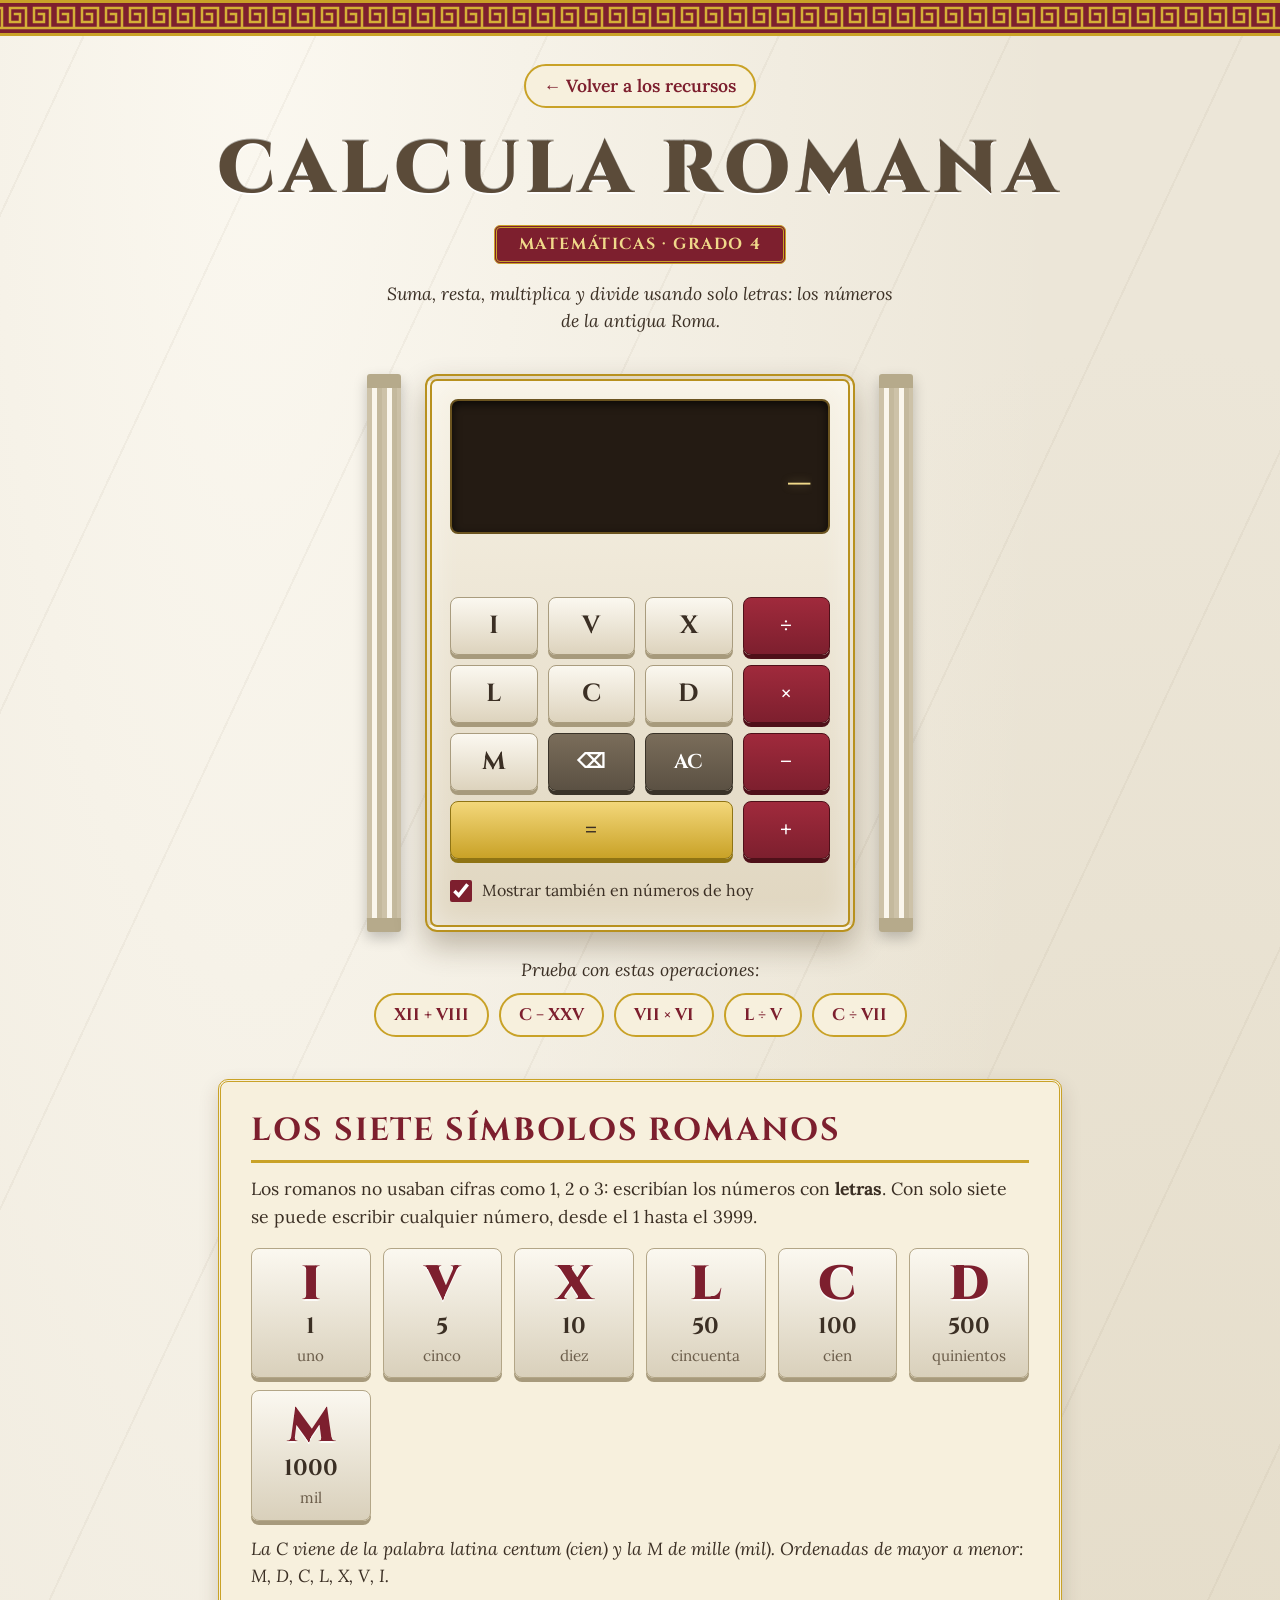
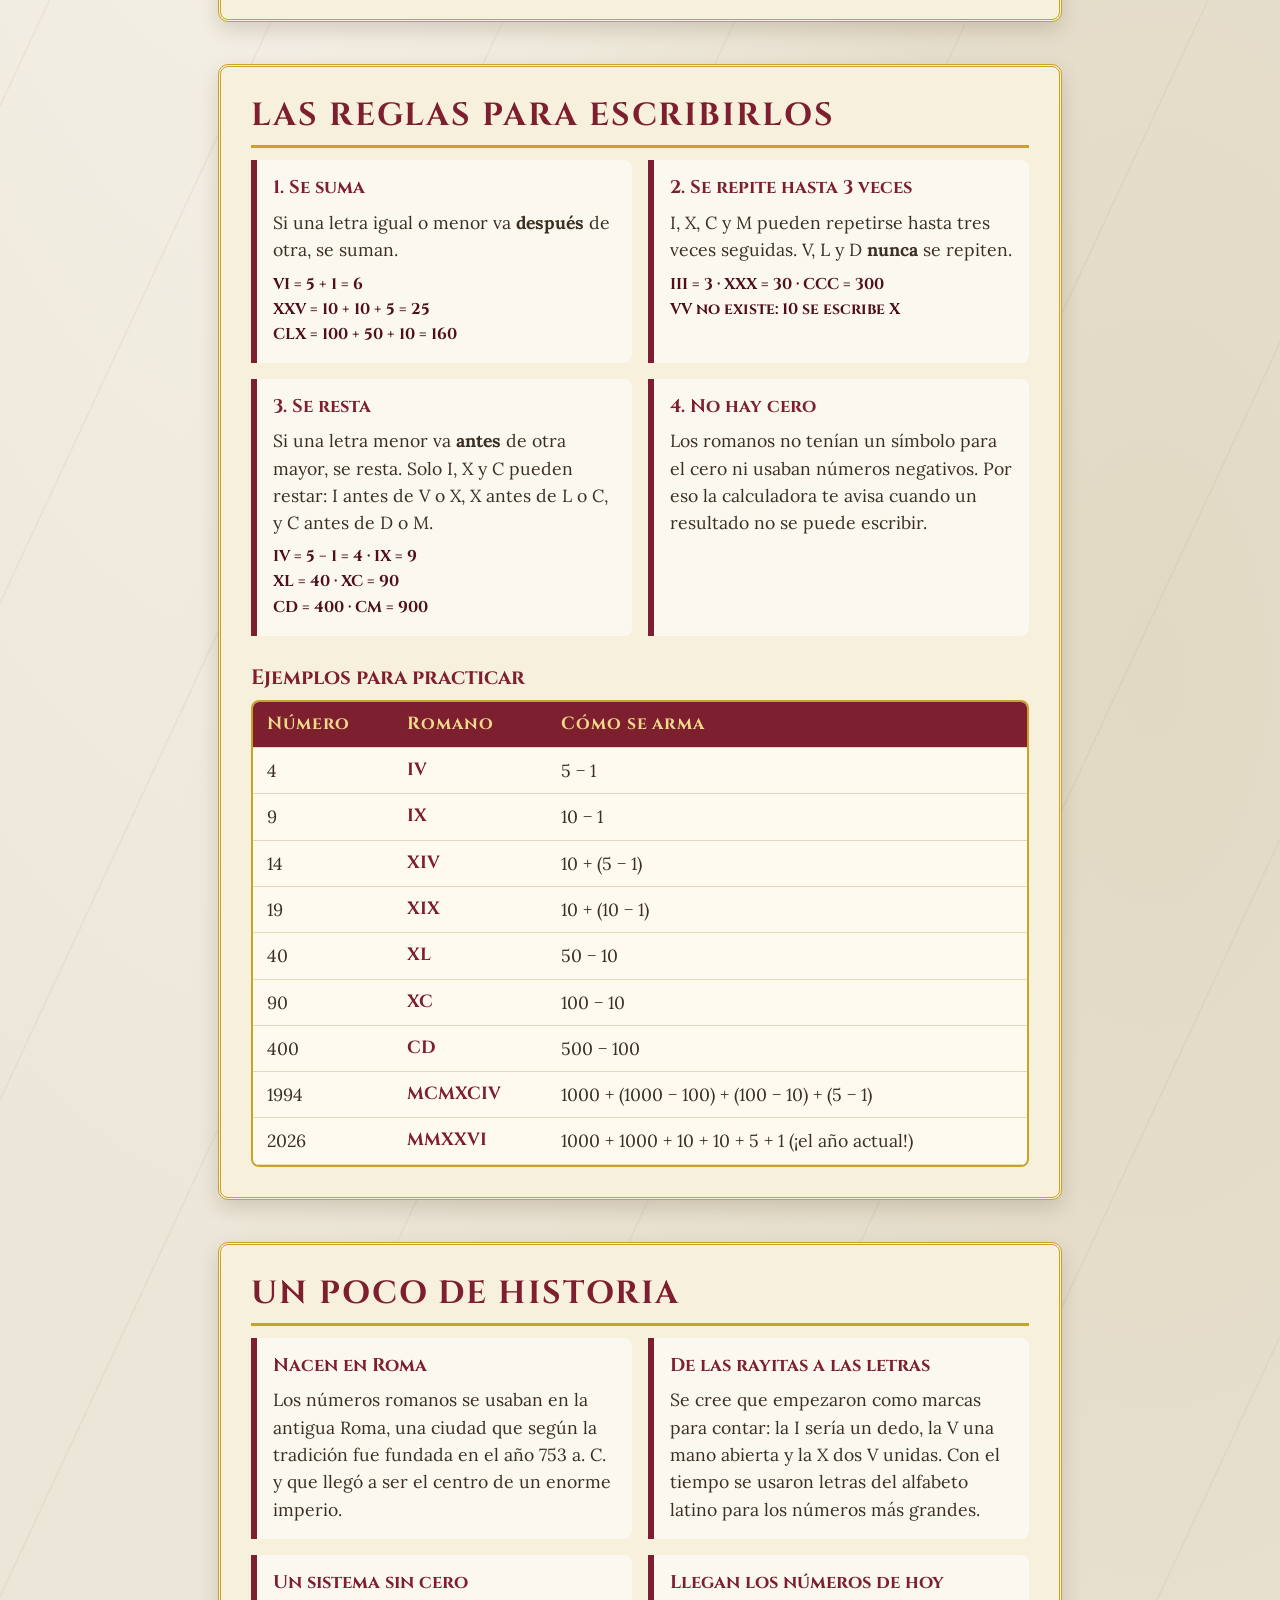
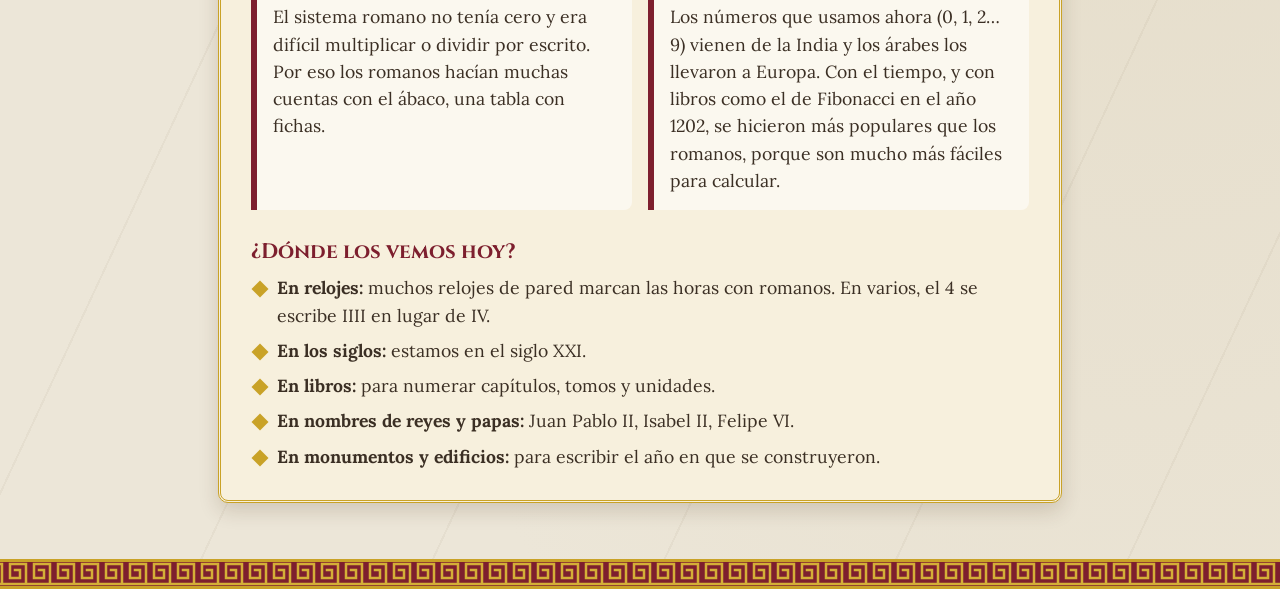
<file: romanos.html>
<!DOCTYPE html>
<html lang="es">
<head>
  <meta charset="UTF-8">
  <meta name="viewport" content="width=device-width, initial-scale=1, viewport-fit=cover">
  <title>Calcula Romana</title>
  <link rel="preconnect" href="https://fonts.googleapis.com">
  <link rel="preconnect" href="https://fonts.gstatic.com" crossorigin>
  <link href="https://fonts.googleapis.com/css2?family=Cinzel:wght@400;700;900&family=Lora:wght@400;600&display=swap" rel="stylesheet">
  <link rel="stylesheet" href="css/romanos.css">
  <script type="module" src="js/romanos.js"></script>
</head>
<body>
  <div class="banda" aria-hidden="true"></div>

  <header>
    <a class="volver" href="index.html">← Volver a los recursos</a>
    <h1>Calcula Romana</h1>
    <p class="placa">Matemáticas · Grado 4</p>
    <p class="sub">Suma, resta, multiplica y divide usando solo letras: los números de la antigua Roma.</p>
  </header>

  <main>
    <!-- ===== Calculadora ===== -->
    <div class="calc-zona">
      <section id="calculadora" class="calc" aria-label="Calculadora de números romanos">
        <div class="pantalla" role="status" aria-live="polite">
          <div id="expresion" class="expresion">&nbsp;</div>
          <div id="principal" class="principal">_</div>
          <div id="arabigo" class="arabigo">&nbsp;</div>
        </div>
        <p id="mensaje" class="mensaje ayuda" role="status" aria-live="polite"></p>

        <div class="teclas">
          <button class="tecla letra" data-letra="I" type="button">I</button>
          <button class="tecla letra" data-letra="V" type="button">V</button>
          <button class="tecla letra" data-letra="X" type="button">X</button>
          <button class="tecla op" data-op="/" type="button" aria-label="dividir">÷</button>

          <button class="tecla letra" data-letra="L" type="button">L</button>
          <button class="tecla letra" data-letra="C" type="button">C</button>
          <button class="tecla letra" data-letra="D" type="button">D</button>
          <button class="tecla op" data-op="*" type="button" aria-label="multiplicar">×</button>

          <button class="tecla letra" data-letra="M" type="button">M</button>
          <button class="tecla ctrl" id="borrar" type="button" aria-label="borrar la última letra">⌫</button>
          <button class="tecla ctrl" id="limpiar" type="button" aria-label="limpiar todo">AC</button>
          <button class="tecla op" data-op="-" type="button" aria-label="restar">−</button>

          <button class="tecla igual" id="igual" type="button" aria-label="igual">=</button>
          <button class="tecla op" data-op="+" type="button" aria-label="sumar">+</button>
        </div>

        <label class="opcion"><input type="checkbox" id="ver-arabigo" checked> Mostrar también en números de hoy</label>
      </section>
    </div>

    <div class="pruebas">
      <p>Prueba con estas operaciones:</p>
      <button class="prueba" type="button" data-a="XII" data-o="+" data-b="VIII">XII + VIII</button>
      <button class="prueba" type="button" data-a="C" data-o="-" data-b="XXV">C − XXV</button>
      <button class="prueba" type="button" data-a="VII" data-o="*" data-b="VI">VII × VI</button>
      <button class="prueba" type="button" data-a="L" data-o="/" data-b="V">L ÷ V</button>
      <button class="prueba" type="button" data-a="C" data-o="/" data-b="VII">C ÷ VII</button>
    </div>

    <!-- ===== Los siete símbolos ===== -->
    <section class="bloque">
      <h2>Los siete símbolos romanos</h2>
      <p>Los romanos no usaban cifras como 1, 2 o 3: escribían los números con <b>letras</b>. Con solo siete se puede escribir cualquier número, desde el 1 hasta el 3999.</p>
      <div class="simbolos">
        <div class="piedra"><span class="letra-gr">I</span><span class="val">1</span><span class="pal">uno</span></div>
        <div class="piedra"><span class="letra-gr">V</span><span class="val">5</span><span class="pal">cinco</span></div>
        <div class="piedra"><span class="letra-gr">X</span><span class="val">10</span><span class="pal">diez</span></div>
        <div class="piedra"><span class="letra-gr">L</span><span class="val">50</span><span class="pal">cincuenta</span></div>
        <div class="piedra"><span class="letra-gr">C</span><span class="val">100</span><span class="pal">cien</span></div>
        <div class="piedra"><span class="letra-gr">D</span><span class="val">500</span><span class="pal">quinientos</span></div>
        <div class="piedra"><span class="letra-gr">M</span><span class="val">1000</span><span class="pal">mil</span></div>
      </div>
      <p class="nota">La C viene de la palabra latina <i>centum</i> (cien) y la M de <i>mille</i> (mil). Ordenadas de mayor a menor: M, D, C, L, X, V, I.</p>
    </section>

    <!-- ===== Reglas ===== -->
    <section class="bloque">
      <h2>Las reglas para escribirlos</h2>
      <div class="reglas">
        <article class="regla">
          <h3>1. Se suma</h3>
          <p>Si una letra igual o menor va <b>después</b> de otra, se suman.</p>
          <p class="ej">VI = 5 + 1 = 6<br>XXV = 10 + 10 + 5 = 25<br>CLX = 100 + 50 + 10 = 160</p>
        </article>
        <article class="regla">
          <h3>2. Se repite hasta 3 veces</h3>
          <p>I, X, C y M pueden repetirse hasta tres veces seguidas. V, L y D <b>nunca</b> se repiten.</p>
          <p class="ej">III = 3 · XXX = 30 · CCC = 300<br>VV no existe: 10 se escribe X</p>
        </article>
        <article class="regla">
          <h3>3. Se resta</h3>
          <p>Si una letra menor va <b>antes</b> de otra mayor, se resta. Solo I, X y C pueden restar: I antes de V o X, X antes de L o C, y C antes de D o M.</p>
          <p class="ej">IV = 5 − 1 = 4 · IX = 9<br>XL = 40 · XC = 90<br>CD = 400 · CM = 900</p>
        </article>
        <article class="regla">
          <h3>4. No hay cero</h3>
          <p>Los romanos no tenían un símbolo para el cero ni usaban números negativos. Por eso la calculadora te avisa cuando un resultado no se puede escribir.</p>
        </article>
      </div>

      <h3 class="subtitulo">Ejemplos para practicar</h3>
      <div class="tabla-wrap">
        <table>
          <thead><tr><th>Número</th><th>Romano</th><th>Cómo se arma</th></tr></thead>
          <tbody>
            <tr><td>4</td><td class="rom">IV</td><td>5 − 1</td></tr>
            <tr><td>9</td><td class="rom">IX</td><td>10 − 1</td></tr>
            <tr><td>14</td><td class="rom">XIV</td><td>10 + (5 − 1)</td></tr>
            <tr><td>19</td><td class="rom">XIX</td><td>10 + (10 − 1)</td></tr>
            <tr><td>40</td><td class="rom">XL</td><td>50 − 10</td></tr>
            <tr><td>90</td><td class="rom">XC</td><td>100 − 10</td></tr>
            <tr><td>400</td><td class="rom">CD</td><td>500 − 100</td></tr>
            <tr><td>1994</td><td class="rom">MCMXCIV</td><td>1000 + (1000 − 100) + (100 − 10) + (5 − 1)</td></tr>
            <tr><td>2026</td><td class="rom">MMXXVI</td><td>1000 + 1000 + 10 + 10 + 5 + 1 (¡el año actual!)</td></tr>
          </tbody>
        </table>
      </div>
    </section>

    <!-- ===== Historia ===== -->
    <section class="bloque">
      <h2>Un poco de historia</h2>
      <div class="historia">
        <article class="hito">
          <h3>Nacen en Roma</h3>
          <p>Los números romanos se usaban en la antigua Roma, una ciudad que según la tradición fue fundada en el año 753 a. C. y que llegó a ser el centro de un enorme imperio.</p>
        </article>
        <article class="hito">
          <h3>De las rayitas a las letras</h3>
          <p>Se cree que empezaron como marcas para contar: la I sería un dedo, la V una mano abierta y la X dos V unidas. Con el tiempo se usaron letras del alfabeto latino para los números más grandes.</p>
        </article>
        <article class="hito">
          <h3>Un sistema sin cero</h3>
          <p>El sistema romano no tenía cero y era difícil multiplicar o dividir por escrito. Por eso los romanos hacían muchas cuentas con el ábaco, una tabla con fichas.</p>
        </article>
        <article class="hito">
          <h3>Llegan los números de hoy</h3>
          <p>Los números que usamos ahora (0, 1, 2… 9) vienen de la India y los árabes los llevaron a Europa. Con el tiempo, y con libros como el de Fibonacci en el año 1202, se hicieron más populares que los romanos, porque son mucho más fáciles para calcular.</p>
        </article>
      </div>

      <h3 class="subtitulo">¿Dónde los vemos hoy?</h3>
      <ul class="usos">
        <li><b>En relojes:</b> muchos relojes de pared marcan las horas con romanos. En varios, el 4 se escribe IIII en lugar de IV.</li>
        <li><b>En los siglos:</b> estamos en el siglo XXI.</li>
        <li><b>En libros:</b> para numerar capítulos, tomos y unidades.</li>
        <li><b>En nombres de reyes y papas:</b> Juan Pablo II, Isabel II, Felipe VI.</li>
        <li><b>En monumentos y edificios:</b> para escribir el año en que se construyeron.</li>
      </ul>
    </section>
  </main>

  <div class="banda" aria-hidden="true"></div>
</body>
</html>
</file>
<file: css/romanos.css>
:root {
  --marmol: #ece6d8;
  --marmol-2: #d9d0bb;
  --piedra: #3b2f24;
  --purpura: #7d1f2e;
  --purpura-osc: #4f1019;
  --oro: #c9a227;
  --oro-claro: #f0d98a;
  --bronce: #241b13;
  --pergamino: #f7f0dd;
  --salida: cubic-bezier(.23, 1, .32, 1);
  /* Greca (meandro) griega */
  --greca: url("data:image/svg+xml,%3Csvg xmlns='http://www.w3.org/2000/svg' viewBox='0 0 24 24'%3E%3Cpath d='M0 22H24M22 22V2H6V16H16V8H11' fill='none' stroke='%23d4af37' stroke-width='2.5' stroke-linecap='square'/%3E%3C/svg%3E");
}
* { box-sizing: border-box; margin: 0; }
html { -webkit-text-size-adjust: 100%; }
body {
  min-height: 100vh; min-height: 100dvh;
  font-family: "Lora", Georgia, serif; font-size: 1.1rem; line-height: 1.55; color: var(--piedra);
  background:
    repeating-linear-gradient(115deg, transparent 0 90px, rgba(120, 100, 70, .06) 90px 92px, transparent 92px 210px),
    radial-gradient(ellipse at 20% 0%, #fbf8f0, transparent 55%),
    radial-gradient(ellipse at 90% 60%, #e2d9c4, transparent 60%),
    var(--marmol);
  padding-left: env(safe-area-inset-left); padding-right: env(safe-area-inset-right);
  -webkit-tap-highlight-color: transparent;
}
.banda {
  height: 30px; background: var(--purpura) var(--greca) repeat-x center / auto 24px;
  border-top: 3px solid var(--oro); border-bottom: 3px solid var(--oro);
}
body > .banda:first-child { padding-top: env(safe-area-inset-top); box-sizing: content-box; }
a:focus-visible, button:focus-visible, input:focus-visible { outline: 4px solid var(--purpura); outline-offset: 3px; }

/* ===== Encabezado ===== */
header { text-align: center; padding: 28px 16px 8px; }
.volver {
  display: inline-flex; align-items: center; min-height: 44px; padding: 6px 18px; border-radius: 999px;
  background: var(--pergamino); border: 2px solid var(--oro); color: var(--purpura); text-decoration: none; font-weight: 600;
}
header h1 {
  font-family: "Cinzel", serif; font-weight: 900; text-transform: uppercase; letter-spacing: .08em;
  font-size: clamp(2.2rem, 8vw, 4.6rem); line-height: 1.1; margin: 22px 0 14px; color: #5b4b39;
  /* efecto de letras talladas en piedra */
  text-shadow: 0 2px 0 rgba(255, 255, 255, .85), 0 -1px 0 rgba(0, 0, 0, .3);
}
.placa {
  display: inline-block; padding: 4px 22px; border-radius: 6px; background: var(--purpura); color: var(--oro-claro);
  border: 3px double var(--oro); font-family: "Cinzel", serif; font-weight: 700; letter-spacing: .1em; text-transform: uppercase; font-size: 1rem;
}
.sub { max-width: 46ch; margin: 16px auto 0; font-style: italic; }

main { max-width: 900px; margin: 0 auto; padding: 22px clamp(14px, 3vw, 28px) 56px; }

/* ===== Calculadora ===== */
.calc-zona { position: relative; max-width: 430px; margin: 10px auto 0; }
@media (min-width: 640px) {
  .calc-zona::before, .calc-zona::after {      /* columnas a los lados */
    content: ""; position: absolute; top: 0; bottom: 0; width: 34px;
    background: repeating-linear-gradient(90deg, #cdc2a8 0 5px, #faf6ec 5px 10px, #c4b99d 10px 15px);
    border-top: 14px solid #b6aa8b; border-bottom: 14px solid #b6aa8b; border-radius: 3px;
    box-shadow: 0 6px 14px rgba(0, 0, 0, .22);
  }
  .calc-zona::before { left: -58px; }
  .calc-zona::after { right: -58px; }
}
.calc {
  position: relative; padding: 18px;
  background: linear-gradient(#f7f2e5, #e0d6c0); border: 7px double #b8911f; border-radius: 12px;
  box-shadow: 0 14px 30px rgba(60, 40, 10, .3), inset 0 0 30px rgba(255, 255, 255, .5);
}
.pantalla {
  background: var(--bronce); border-radius: 8px; padding: 10px 16px 12px; text-align: right; min-height: 128px;
  box-shadow: inset 0 3px 10px rgba(0, 0, 0, .7); border: 2px solid #6b5420;
}
.expresion { color: #b9a46a; font-family: "Cinzel", serif; font-size: 1.1rem; min-height: 1.6em; overflow-x: auto; white-space: nowrap; }
.principal {
  color: var(--oro-claro); font-family: "Cinzel", serif; font-weight: 700; font-size: clamp(2rem, 9vw, 2.8rem);
  line-height: 1.25; white-space: nowrap; overflow-x: auto; letter-spacing: .04em;
  text-shadow: 0 0 10px rgba(240, 217, 138, .35);
}
.principal.nuevo { animation: aparece 260ms var(--salida); }
@keyframes aparece { from { opacity: 0; transform: scale(.92); } to { opacity: 1; transform: none; } }
.arabigo { color: #9fb5a0; font-size: 1rem; min-height: 1.5em; }

.mensaje { margin: 10px 2px 0; min-height: 3.1em; font-size: .98rem; line-height: 1.35; }
.mensaje.error { color: var(--purpura); font-weight: 600; }
.mensaje.ayuda { color: #4d6b4a; }

.teclas { display: grid; grid-template-columns: repeat(4, 1fr); gap: 10px; margin-top: 4px; }
.tecla {
  min-height: 58px; border-radius: 8px; border: 1px solid #a99c7e; cursor: pointer;
  font-family: "Cinzel", serif; font-weight: 700; font-size: 1.55rem; color: var(--piedra);
  background: linear-gradient(#fbf8f0, #ddd3bd); box-shadow: 0 4px 0 #a79a7c;
  transition: transform 90ms var(--salida), box-shadow 90ms var(--salida), filter 150ms;
}
.tecla:active { transform: translateY(3px); box-shadow: 0 1px 0 #a79a7c; }
.tecla.op { background: linear-gradient(#a02a3c, var(--purpura)); color: #fff; border-color: var(--purpura-osc); box-shadow: 0 4px 0 var(--purpura-osc); }
.tecla.op:active { box-shadow: 0 1px 0 var(--purpura-osc); }
.tecla.ctrl { background: linear-gradient(#7a6d5a, #5b5143); color: #fff; border-color: #3a3328; box-shadow: 0 4px 0 #3a3328; font-size: 1.25rem; }
.tecla.ctrl:active { box-shadow: 0 1px 0 #3a3328; }
.tecla.igual { grid-column: span 3; background: linear-gradient(#f3d77a, var(--oro)); border-color: #8f7414; box-shadow: 0 4px 0 #8f7414; }
.tecla.igual:active { box-shadow: 0 1px 0 #8f7414; }
@media (hover: hover) and (pointer: fine) { .tecla:hover { filter: brightness(1.07); } }
.opcion { display: flex; align-items: center; gap: 10px; margin-top: 16px; font-size: 1rem; cursor: pointer; min-height: 32px; }
.opcion input { width: 22px; height: 22px; accent-color: var(--purpura); }

.pruebas { display: flex; flex-wrap: wrap; align-items: center; justify-content: center; gap: 10px; margin: 24px 0 8px; }
.pruebas p { font-style: italic; width: 100%; text-align: center; }
.prueba {
  min-height: 44px; padding: 6px 18px; border-radius: 999px; border: 2px solid var(--oro); background: var(--pergamino);
  color: var(--purpura); font-family: "Cinzel", serif; font-weight: 700; font-size: 1.05rem; cursor: pointer;
  transition: transform 150ms var(--salida), background 150ms;
}
.prueba:active { transform: scale(.96); }
@media (hover: hover) and (pointer: fine) { .prueba:hover { background: #fff6cf; } }

/* ===== Bloques de contenido ===== */
.bloque {
  margin-top: 42px; padding: clamp(18px, 3vw, 30px); background: var(--pergamino);
  border: 3px double var(--oro); border-radius: 10px; box-shadow: 0 8px 20px rgba(60, 40, 10, .16);
}
.bloque h2 {
  font-family: "Cinzel", serif; font-weight: 700; text-transform: uppercase; letter-spacing: .06em;
  font-size: clamp(1.4rem, 4vw, 2rem); line-height: 1.2; color: var(--purpura); margin-bottom: 12px;
  padding-bottom: 10px; border-bottom: 3px solid var(--oro);
}
.bloque h3 { font-family: "Cinzel", serif; font-size: 1.15rem; color: var(--purpura); margin-bottom: 6px; }
.subtitulo { margin: 26px 0 10px; font-size: 1.3rem !important; }
.bloque p + p { margin-top: 8px; }
.nota { margin-top: 14px; font-style: italic; }

.simbolos { display: grid; grid-template-columns: repeat(auto-fit, minmax(104px, 1fr)); gap: 12px; margin-top: 18px; }
.piedra {
  display: grid; justify-items: center; padding: 12px 6px 10px; border-radius: 8px;
  background: linear-gradient(#fbf8f0, var(--marmol-2)); border: 1px solid #b3a687; box-shadow: 0 4px 0 #a79a7c;
}
.letra-gr { font-family: "Cinzel", serif; font-weight: 900; font-size: 3rem; line-height: 1; color: var(--purpura); text-shadow: 0 2px 0 rgba(255, 255, 255, .8); }
.val { font-family: "Cinzel", serif; font-weight: 700; font-size: 1.4rem; }
.pal { font-size: .95rem; color: #6b5d4a; }

.reglas, .historia { display: grid; gap: 16px; grid-template-columns: repeat(auto-fit, minmax(min(100%, 250px), 1fr)); margin-top: 6px; }
.regla, .hito { padding: 14px 16px 16px; border-left: 6px solid var(--purpura); background: rgba(255, 255, 255, .55); border-radius: 0 8px 8px 0; }
.ej { font-family: "Cinzel", serif; font-weight: 700; color: var(--purpura-osc); font-size: .98rem; line-height: 1.6; }

.tabla-wrap { overflow-x: auto; border-radius: 8px; border: 2px solid var(--oro); }
table { width: 100%; border-collapse: collapse; min-width: 460px; background: #fffaf0; }
th, td { padding: 9px 14px; text-align: left; border-bottom: 1px solid #e4d9bd; }
thead th { background: var(--purpura); color: var(--oro-claro); font-family: "Cinzel", serif; letter-spacing: .05em; }
.rom { font-family: "Cinzel", serif; font-weight: 700; color: var(--purpura); }

.usos { list-style: none; padding: 0; display: grid; gap: 8px; }
.usos li { position: relative; padding-left: 26px; }
.usos li::before { content: ""; position: absolute; left: 3px; top: .5em; width: 12px; height: 12px; background: var(--oro); transform: rotate(45deg); }

@media (max-width: 480px) {
  .calc { padding: 12px; border-width: 6px; }
  .teclas { gap: 8px; }
  .tecla { min-height: 54px; }
}
@media (prefers-reduced-motion: reduce) {
  .principal.nuevo { animation: none; }
  .tecla, .prueba { transition: none; }
}
</file>
